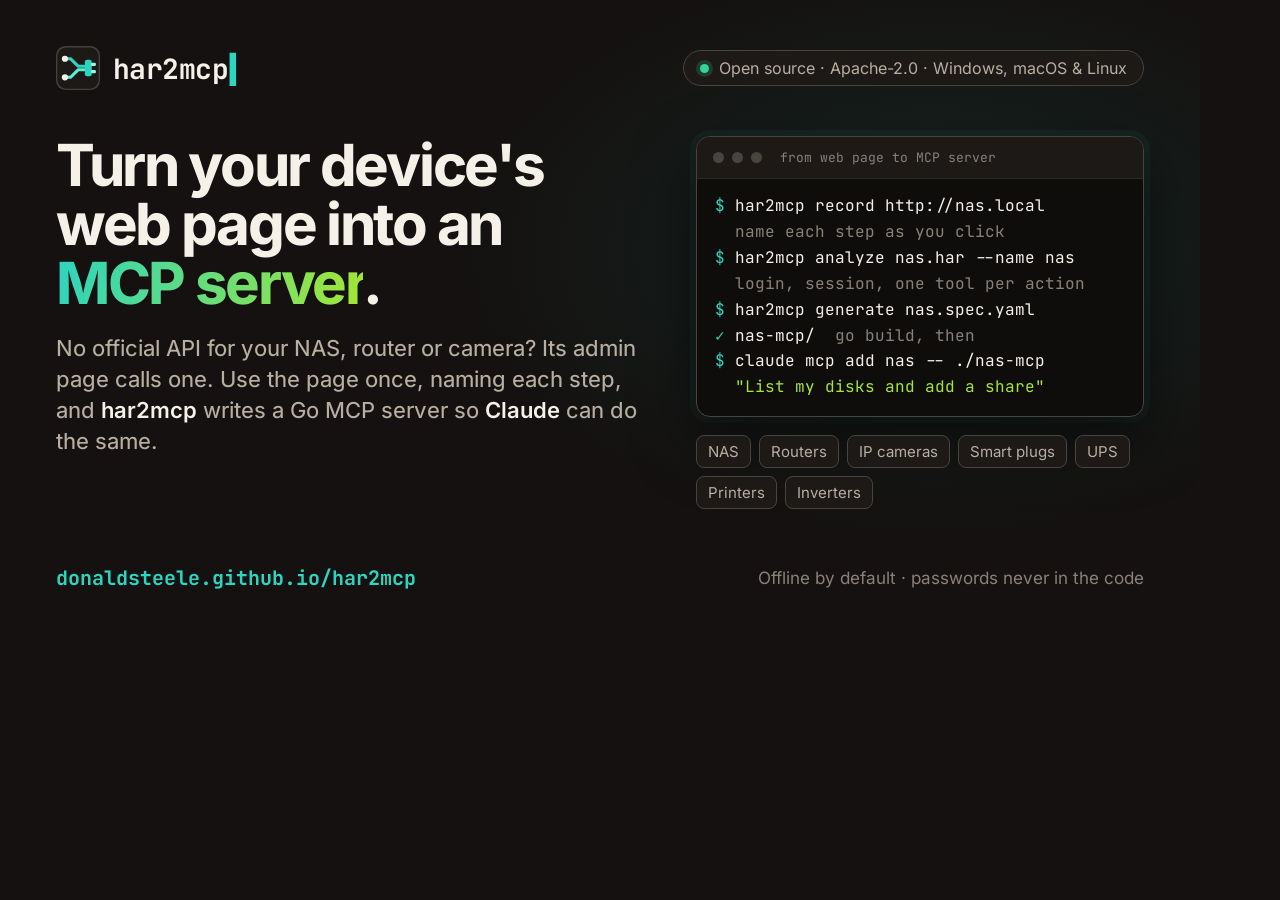
<file: scripts/social-card.html>
<!doctype html>
<html lang="en">
<head>
<!-- The social card (og:image and LinkedIn). Render from the repo root:
  google-chrome --headless=new --hide-scrollbars --allow-file-access-from-files --force-device-scale-factor=2 \
    --window-size=1200,627 --virtual-time-budget=2000 --screenshot=site/assets/social-card.png "file://$PWD/scripts/social-card.html"
-->
<meta charset="utf-8">
<title>har2mcp social card</title>
<style>
@font-face{font-family:"Inter";src:url(../site/assets/fonts/Inter-Variable-latin.woff2) format("woff2");font-weight:100 900}
@font-face{font-family:"JetBrains Mono";src:url(../site/assets/fonts/JetBrainsMono-latin-400.woff2) format("woff2");font-weight:400}
@font-face{font-family:"JetBrains Mono";src:url(../site/assets/fonts/JetBrainsMono-latin-700.woff2) format("woff2");font-weight:700}
:root{
  --bg:#141110;--panel:#1c1917;--elev:#231f1d;--raised:#292524;
  --line:#2f2a27;--line-strong:#4a433e;
  --fg:#f5f0e8;--dim:#b8aea1;--faint:#8a8178;
  --accent:#2dd4bf;--accent-hover:#5eead4;--ok:#34d399;--warn:#facc15;
  --sans:Inter,system-ui,sans-serif;--mono:"JetBrains Mono",ui-monospace,monospace;
}
*{box-sizing:border-box}
html,body{margin:0;width:1200px;height:627px;overflow:hidden;background:var(--bg);color:var(--fg);font-family:var(--sans);-webkit-font-smoothing:antialiased}
.card{position:relative;width:1200px;height:627px;padding:46px 56px 40px;
  background:radial-gradient(700px 420px at 78% 40%,rgba(45,212,191,.10),transparent 70%),var(--bg)}
.traces{position:absolute;inset:0;width:1200px;height:627px;z-index:0}
.traces path{fill:none;stroke-width:1.5;stroke-linecap:round;stroke-linejoin:round}
.traces .wire{stroke:var(--line)}
.traces .sig{stroke:var(--accent);stroke-width:2.5;opacity:.85}
.traces circle{fill:var(--bg);stroke:var(--accent);stroke-width:1.5}
.top{position:relative;z-index:1;display:flex;align-items:center;justify-content:space-between}
.wordmark{font-family:var(--mono);font-weight:700;font-size:28px;letter-spacing:-.02em;display:flex;align-items:center;gap:13px}
.wordmark img{width:44px;height:44px}
.wordmark .caret{color:var(--accent);margin-left:-11px}
.pill{display:inline-flex;align-items:center;gap:10px;border:1px solid var(--line-strong);background:var(--panel);border-radius:999px;padding:7px 16px;color:var(--dim);font-size:16px}
.pill i{width:9px;height:9px;border-radius:50%;background:var(--ok);box-shadow:0 0 0 4px rgba(52,211,153,.18)}
.body{position:relative;z-index:1;display:grid;grid-template-columns:600px 1fr;gap:40px;margin-top:46px;align-items:start}
h1{margin:0 0 20px;font-size:58px;line-height:1.02;letter-spacing:-.04em;font-weight:740}
h1 em{font-style:normal;background:linear-gradient(100deg,var(--accent),#a3e635);-webkit-background-clip:text;background-clip:text;color:transparent}
.sub{margin:0;font-size:22px;line-height:1.4;color:var(--dim);font-weight:450}
.sub b{color:var(--fg);font-weight:600}
.term{background:#0f0d0c;border:1px solid var(--line-strong);border-radius:14px;overflow:hidden;box-shadow:0 24px 60px rgba(0,0,0,.55),0 0 0 6px rgba(45,212,191,.05)}
.chrome{display:flex;align-items:center;gap:8px;padding:12px 16px;border-bottom:1px solid var(--line);background:var(--panel)}
.chrome .dot{width:11px;height:11px;border-radius:50%;background:var(--line-strong)}
.chrome .title{margin-left:10px;font-family:var(--mono);font-size:13px;color:var(--faint)}
.lines{padding:14px 18px 16px;font-family:var(--mono);font-size:16px;line-height:1.62;white-space:pre}
.p{color:var(--accent);margin-right:10px}
.c{color:var(--faint)}
.ok{color:var(--ok)}
.t{color:var(--fg)}
.k{color:#a3e635}
.devices{display:flex;flex-wrap:wrap;gap:8px;margin-top:18px}
.devices span{font-size:15px;color:var(--dim);border:1px solid var(--line-strong);background:var(--panel);border-radius:8px;padding:6px 11px}
.foot{position:absolute;z-index:1;left:56px;right:56px;bottom:36px;display:flex;justify-content:space-between;align-items:center;font-size:17px;color:var(--faint)}
.foot .url{font-family:var(--mono);font-weight:700;font-size:20px;color:var(--accent)}
</style>
</head>
<body>
<div class="card">
  <div class="top">
    <div class="wordmark"><img src="../site/assets/favicon.svg" alt="">har2mcp<span class="caret">&#x258D;</span></div>
    <div class="pill"><i></i>Open source · Apache-2.0 · Windows, macOS &amp; Linux</div>
  </div>

  <div class="body">
    <div>
      <h1>Turn your device&#39;s web page into an <em>MCP&nbsp;server</em>.</h1>
      <p class="sub">No official API for your NAS, router or camera? Its admin page calls one. Use the page once, naming each step, and <b>har2mcp</b> writes a Go MCP server so <b>Claude</b> can do the same.</p>
    </div>
    <div>
      <div class="term">
        <div class="chrome"><span class="dot"></span><span class="dot"></span><span class="dot"></span><span class="title">from web page to MCP server</span></div>
<div class="lines"><span class="p">$</span><span class="t">har2mcp record http://nas.local</span>
<span class="c">  name each step as you click</span>
<span class="p">$</span><span class="t">har2mcp analyze nas.har --name nas</span>
<span class="c">  login, session, one tool per action</span>
<span class="p">$</span><span class="t">har2mcp generate nas.spec.yaml</span>
<span class="ok">✓</span><span class="t"> nas-mcp/  </span><span class="c">go build, then</span>
<span class="p">$</span><span class="t">claude mcp add nas -- ./nas-mcp</span>
<span class="k">  "List my disks and add a share"</span></div>
      </div>
      <div class="devices"><span>NAS</span><span>Routers</span><span>IP cameras</span><span>Smart plugs</span><span>UPS</span><span>Printers</span><span>Inverters</span></div>
    </div>
  </div>

  <div class="foot">
    <span class="url">donaldsteele.github.io/har2mcp</span>
    <span>Offline by default · passwords never in the code</span>
  </div>
</div>
</body>
</html>
</file>
